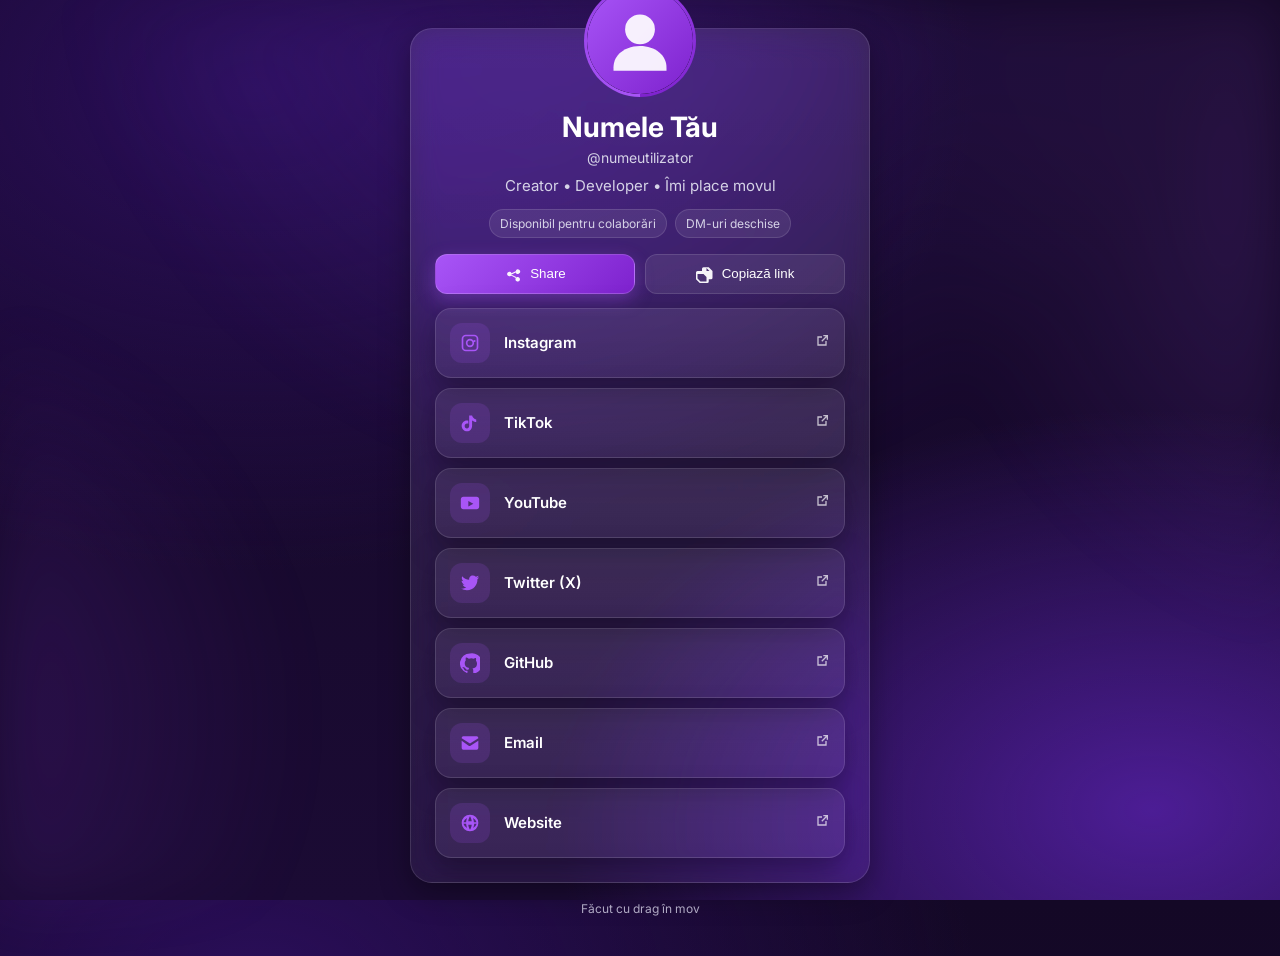
<file: purple-bio/index.html>
<!DOCTYPE html>
<html lang="ro">
<head>
  <meta charset="utf-8" />
  <meta name="viewport" content="width=device-width, initial-scale=1" />
  <title>Purple Bio</title>
  <meta name="description" content="Link in bio modern, temă mov." />
  <meta name="theme-color" content="#7c3aed" />
  <link rel="icon" href="assets/favicon.svg" type="image/svg+xml" />
  <link rel="preconnect" href="https://fonts.googleapis.com" />
  <link rel="preconnect" href="https://fonts.gstatic.com" crossorigin />
  <link href="https://fonts.googleapis.com/css2?family=Inter:wght@400;600;700&display=swap" rel="stylesheet" />
  <link rel="stylesheet" href="styles.css" />
  <script defer src="config.js"></script>
  <script defer src="script.js"></script>
</head>
<body>
  <!-- SVG sprite icons -->
  <svg style="display:none" xmlns="http://www.w3.org/2000/svg">
    <symbol id="icon-instagram" viewBox="0 0 24 24"><path fill="currentColor" d="M7 2h10a5 5 0 0 1 5 5v10a5 5 0 0 1-5 5H7a5 5 0 0 1-5-5V7a5 5 0 0 1 5-5zm0 2a3 3 0 0 0-3 3v10a3 3 0 0 0 3 3h10a3 3 0 0 0 3-3V7a3 3 0 0 0-3-3H7zm5 3a5 5 0 1 1 0 10 5 5 0 0 1 0-10zm0 2a3 3 0 1 0 .002 6.002A3 3 0 0 0 12 9zm5.5-.75a1.25 1.25 0 1 1 0 2.5 1.25 1.25 0 0 1 0-2.5z"/></symbol>
    <symbol id="icon-tiktok" viewBox="0 0 24 24"><path fill="currentColor" d="M14.5 3c.7 2.5 2.6 4.3 5 4.7v3.2c-1.9-.1-3.6-.8-5-1.9v6.6c0 3.6-2.6 6.4-6 6.4S2 19.2 2 15.6s2.8-6.5 6.2-6.5c.6 0 1.2.1 1.8.3v3.4c-.5-.2-1.1-.3-1.7-.3-1.5 0-2.7 1.3-2.7 3s1.2 3 2.7 3 2.7-1.3 2.7-3V3h3.5z"/></symbol>
    <symbol id="icon-youtube" viewBox="0 0 24 24"><path fill="currentColor" d="M23 7.5c0-1.7-1.3-3-3-3H4c-1.7 0-3 1.3-3 3v9c0 1.7 1.3 3 3 3h16c1.7 0 3-1.3 3-3v-9zM10 9.7l6 3.3-6 3.3V9.7z"/></symbol>
    <symbol id="icon-twitter" viewBox="0 0 24 24"><path fill="currentColor" d="M20.9 7.5c.9-.6 1.6-1.4 2.1-2.4-.9.5-1.8.9-2.8 1 1.1-.7 1.6-1.5 2-2.7-1 .6-2 .9-3.1 1.1C18 3.6 16.7 3 15.3 3c-2.7 0-4.8 2.5-4.2 5.1C7.6 8 4.7 6.4 2.7 3.9c-1.2 2.2-.3 4.7 1.4 6.1-.8 0-1.6-.2-2.2-.6 0 2.1 1.5 3.9 3.5 4.4-.7.2-1.6.3-2.2.1.6 1.9 2.3 3.2 4.3 3.2C6 18.4 3.8 19 1.5 18.7c2 1.3 4.3 2 6.8 2 8.2 0 12.9-6.9 12.6-13.2z"/></symbol>
    <symbol id="icon-github" viewBox="0 0 24 24"><path fill="currentColor" d="M12 .5a12 12 0 0 0-3.8 23.4c.6.1.8-.3.8-.6v-2c-3.3.7-4-1.6-4-1.6-.6-1.4-1.5-1.8-1.5-1.8-1.2-.8.1-.8.1-.8 1.3.1 2 .1 2.9 1.5 1.2 2 3.1 1.4 3.8 1.1.1-.9.5-1.4.8-1.7-2.6-.3-5.4-1.3-5.4-5.9 0-1.3.5-2.5 1.3-3.3-.1-.3-.5-1.6.1-3.3 0 0 1-.3 3.4 1.3a11.8 11.8 0 0 1 6.2 0C18 5.7 19 6 19 6c.6 1.7.2 3 .1 3.3.8.8 1.3 2 1.3 3.3 0 4.6-2.8 5.6-5.4 5.9.5.4.9 1.1.9 2.3v3.3c0 .3.2.7.8.6A12 12 0 0 0 12 .5z"/></symbol>
    <symbol id="icon-mail" viewBox="0 0 24 24"><path fill="currentColor" d="M2 6a2 2 0 0 1 2-2h16a2 2 0 0 1 2 2v.4l-10 6.3L2 6.4V6zm0 3.2V18a2 2 0 0 0 2 2h16a2 2 0 0 0 2-2V9.2l-9.4 6a2 2 0 0 1-2.2 0L2 9.2z"/></symbol>
    <symbol id="icon-globe" viewBox="0 0 24 24"><path fill="currentColor" d="M12 2a10 10 0 1 0 .001 20.001A10 10 0 0 0 12 2zm7.9 9h-3.2a13.8 13.8 0 0 0-1.2-5 8 8 0 0 1 4.4 5zM12 4c.9 1.5 1.8 3.4 2.1 6H9.9C10.2 7.4 11.1 5.5 12 4zM4.1 11a8 8 0 0 1 4.4-5 13.8 13.8 0 0 0-1.2 5H4.1zm0 2h3.2c.2 1.8.7 3.5 1.2 5a8 8 0 0 1-4.4-5zm7.9 7c-.9-1.5-1.8-3.4-2.1-5.9h4.2C13.8 16.6 12.9 18.5 12 20zm3.9-2c.5-1.5 1-3.2 1.2-5H20a8 8 0 0 1-4.1 5z"/></symbol>
    <symbol id="icon-external" viewBox="0 0 24 24"><path fill="currentColor" d="M14 3h7v7h-2V6.4l-6.6 6.6-1.4-1.4L17.6 5H14V3zM5 5h7v2H7v10h10v-5h2v7H5V5z"/></symbol>
    <symbol id="icon-copy" viewBox="0 0 24 24"><path fill="currentColor" d="M8 8V5a2 2 0 0 1 2-2h7l5 5v9a2 2 0 0 1-2 2h-3v3a2 2 0 0 1-2 2H5l-5-5V10a2 2 0 0 1 2-2h6zm2 0h8l-4-4v4zM2 12v6l4 4h8v-6l-4-4H2z"/></symbol>
    <symbol id="icon-share" viewBox="0 0 24 24"><path fill="currentColor" d="M18 16a3 3 0 0 0-2.4 1.2l-6.2-3.1c.1-.3.1-.7 0-1l6.2-3.1A3 3 0 1 0 16 7a3 3 0 0 0 .2 1L10 11.1a3 3 0 1 0 0 1.8l6.2 3.1c-.1.3-.2.6-.2 1a3 3 0 1 0 2-1z"/></symbol>
    <symbol id="icon-link" viewBox="0 0 24 24"><path fill="currentColor" d="M10.6 13.4a1 1 0 0 1 0-1.4l2-2a1 1 0 0 1 1.4 1.4l-2 2a1 1 0 0 1-1.4 0zM9 17a5 5 0 0 1 0-7.1l2.1-2.1a5 5 0 0 1 7.1 7.1l-1 1a1 1 0 1 1-1.4-1.4l1-1a3 3 0 1 0-4.2-4.2L11 10.3A3 3 0 0 0 9 17zm6 6a5 5 0 0 1-3.5-1.5 1 1 0 1 1 1.4-1.4A3 3 0 0 0 19 17a3 3 0 0 0-3-3 1 1 0 1 1 0-2 5 5 0 0 1 0 10z"/></symbol>
  </svg>

  <div class="gradient-bg"></div>

  <main class="container">
    <section class="card">
      <div class="avatar-wrap">
        <img id="avatar" alt="Avatar" />
      </div>
      <h1 id="displayName">Numele Tău</h1>
      <div id="username" class="username">@username</div>
      <p id="bio" class="bio">Bio scurt aici.</p>

      <div id="badges" class="badges"></div>

      <div class="actions">
        <button id="shareBtn" class="btn btn-solid">
          <svg class="btn-icon" width="18" height="18"><use href="#icon-share"/></svg>
          <span>Share</span>
        </button>
        <button id="copyBtn" class="btn btn-ghost">
          <svg class="btn-icon" width="18" height="18"><use href="#icon-copy"/></svg>
          <span>Copiază link</span>
        </button>
      </div>

      <div id="links" class="links"></div>
    </section>

    <footer class="footer">
      <span>Făcut cu drag în mov</span>
    </footer>
  </main>

  <div id="toast" class="toast" role="status" aria-live="polite"></div>
</body>
</html>
</file>
<file: purple-bio/styles.css>
:root {
  --primary-500: #a855f7; /* violet-500 */
  --primary-600: #9333ea; /* violet-600 */
  --primary-700: #7e22ce; /* violet-700 */
  --bg-1: #140826;
  --bg-2: #1b0b34;
  --bg-3: #2a0e59;
  --surface: rgba(255, 255, 255, 0.08);
  --surface-2: rgba(255, 255, 255, 0.06);
  --border: rgba(255, 255, 255, 0.12);
  --text-1: #ffffff;
  --text-2: #d6d3e7;
  --shadow: 0 10px 30px rgba(0, 0, 0, 0.35);
}

* { box-sizing: border-box; }
html, body { height: 100%; }

body {
  margin: 0;
  font-family: Inter, system-ui, -apple-system, Segoe UI, Roboto, Helvetica, Arial, "Apple Color Emoji", "Segoe UI Emoji";
  color: var(--text-1);
  background: radial-gradient(1200px 800px at 20% 10%, var(--bg-3), transparent 60%),
              radial-gradient(1200px 800px at 90% 90%, #4c1d95, transparent 50%),
              linear-gradient(180deg, var(--bg-1), var(--bg-2));
  min-height: 100vh;
}

.gradient-bg {
  position: fixed;
  inset: 0;
  pointer-events: none;
  background: radial-gradient(60rem 60rem at 50% -10%, rgba(124, 58, 237, 0.25), transparent 60%),
              radial-gradient(45rem 45rem at -10% 80%, rgba(147, 51, 234, 0.2), transparent 60%),
              radial-gradient(50rem 50rem at 110% 20%, rgba(168, 85, 247, 0.2), transparent 60%);
  filter: blur(30px);
  animation: pulse 12s ease-in-out infinite alternate;
}

@keyframes pulse {
  from { filter: blur(24px) brightness(1); }
  to   { filter: blur(36px) brightness(1.08); }
}

.container {
  position: relative;
  display: grid;
  place-items: center;
  min-height: 100vh;
  padding: 28px 20px 40px;
}

.card {
  width: 100%;
  max-width: 460px;
  background: linear-gradient(180deg, rgba(255,255,255,0.10), rgba(255,255,255,0.06));
  border: 1px solid var(--border);
  border-radius: 22px;
  box-shadow: var(--shadow);
  padding: 24px;
  backdrop-filter: blur(14px) saturate(140%);
}

.avatar-wrap {
  margin: -68px auto 14px;
  width: 112px;
  height: 112px;
  background: conic-gradient(from 180deg at 50% 50%, var(--primary-500), var(--primary-700));
  padding: 3px;
  border-radius: 999px;
}
.avatar-wrap img {
  width: 100%;
  height: 100%;
  display: block;
  border-radius: 999px;
  background: linear-gradient(180deg, #2a0e59, #180a2c);
  object-fit: cover;
}

h1 {
  font-size: 28px;
  line-height: 1.2;
  margin: 6px 0 4px;
  text-align: center;
}
.username {
  text-align: center;
  color: var(--text-2);
  font-size: 14px;
  margin-bottom: 10px;
}
.bio {
  text-align: center;
  color: var(--text-2);
  font-size: 15px;
  margin: 8px 0 14px;
}

.badges {
  display: flex;
  gap: 8px;
  flex-wrap: wrap;
  justify-content: center;
  margin-bottom: 16px;
}
.badge {
  padding: 6px 10px;
  border-radius: 999px;
  border: 1px solid var(--border);
  background: var(--surface);
  color: var(--text-2);
  font-size: 12px;
}

.actions {
  display: grid;
  grid-template-columns: 1fr 1fr;
  gap: 10px;
  margin-bottom: 14px;
}

.btn {
  display: inline-flex;
  align-items: center;
  justify-content: center;
  gap: 8px;
  height: 40px;
  padding: 0 14px;
  border-radius: 12px;
  border: 1px solid var(--border);
  background: var(--surface);
  color: var(--text-1);
  cursor: pointer;
  transition: transform 0.15s ease, background 0.2s ease, border-color 0.2s ease, box-shadow 0.2s ease;
}
.btn:hover { background: var(--surface-2); }
.btn:active { transform: translateY(1px) scale(0.995); }

.btn-solid {
  background: linear-gradient(135deg, var(--primary-500), var(--primary-700));
  border-color: rgba(255,255,255,0.18);
  box-shadow: 0 6px 18px rgba(168, 85, 247, 0.35);
}
.btn-solid:hover { filter: brightness(1.03); }

.btn-ghost { background: var(--surface); }
.btn-icon { opacity: 0.95; }

.links {
  display: grid;
  gap: 10px;
  margin-top: 6px;
}

.link {
  display: grid;
  grid-template-columns: 40px 1fr 20px;
  align-items: center;
  gap: 14px;
  padding: 14px 14px;
  text-decoration: none;
  color: var(--text-1);
  background: linear-gradient(180deg, rgba(255,255,255,0.08), rgba(255,255,255,0.06));
  border: 1px solid var(--border);
  border-radius: 16px;
  box-shadow: var(--shadow);
  transition: transform 0.12s ease, background 0.2s ease, border-color 0.2s ease;
}
.link:hover {
  border-color: rgba(255,255,255,0.2);
  background: linear-gradient(180deg, rgba(255,255,255,0.12), rgba(255,255,255,0.07));
  transform: translateY(-1px);
}
.link:active { transform: translateY(0); }

.link-icon {
  display: grid;
  place-items: center;
  width: 40px; height: 40px;
  border-radius: 12px;
  background: rgba(168, 85, 247, 0.16);
  color: var(--primary-500);
}
.link-title { font-weight: 600; font-size: 15px; }
.link-ext { opacity: 0.7; justify-self: end; }

.footer {
  margin-top: 18px;
  color: var(--text-2);
  font-size: 12px;
  text-align: center;
  opacity: 0.8;
}

.toast {
  position: fixed;
  left: 50%;
  bottom: 24px;
  transform: translateX(-50%) translateY(20px);
  background: rgba(17, 17, 17, 0.8);
  color: #fff;
  padding: 10px 14px;
  border-radius: 10px;
  border: 1px solid rgba(255, 255, 255, 0.15);
  backdrop-filter: blur(6px);
  opacity: 0;
  pointer-events: none;
  transition: transform 0.2s ease, opacity 0.2s ease;
  z-index: 50;
}
.toast.show {
  opacity: 1;
  transform: translateX(-50%) translateY(0);
}

@media (max-width: 430px) {
  .card { padding: 20px; }
  .avatar-wrap { width: 96px; height: 96px; margin-top: -58px; }
}
</file>
